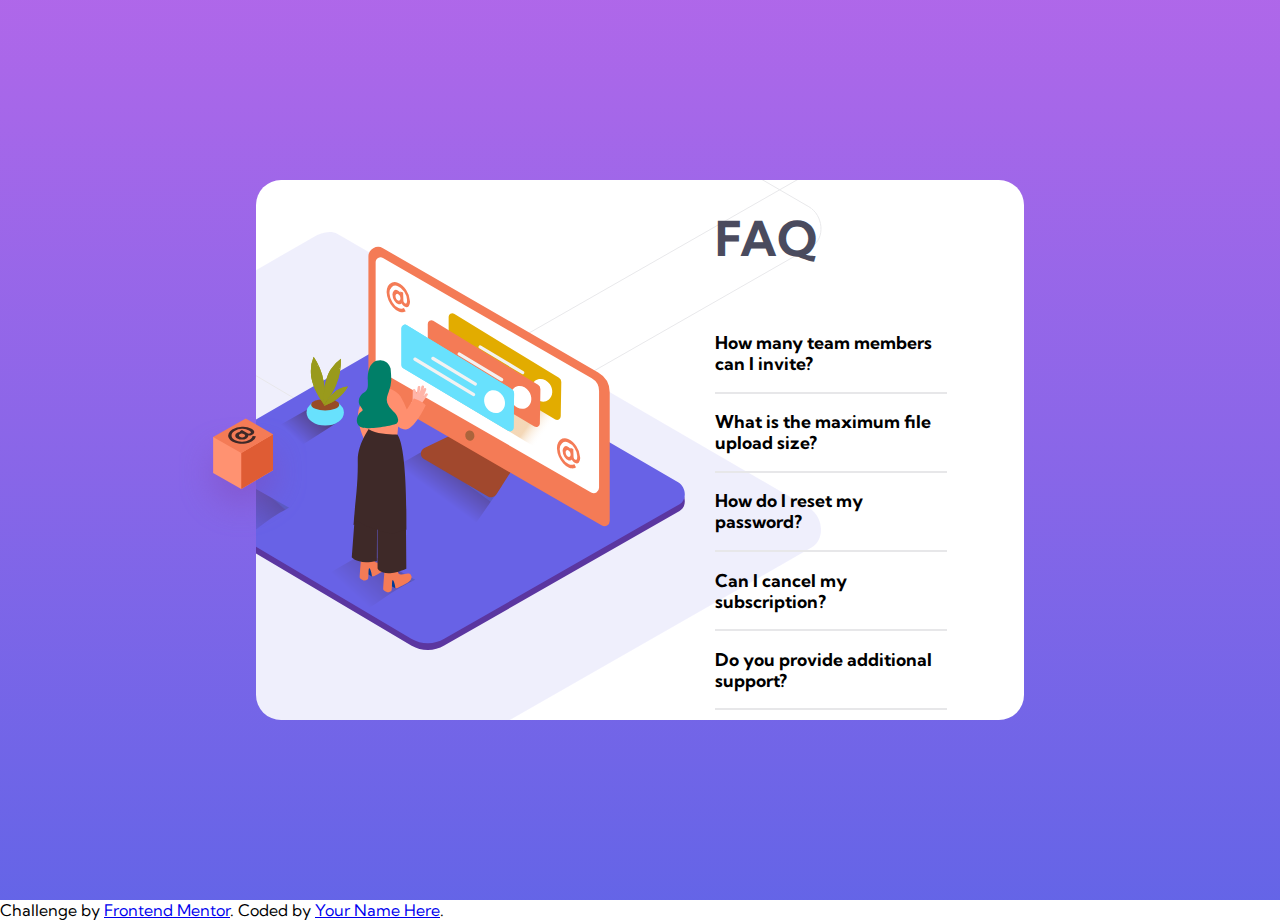
<file: index.html>
<!DOCTYPE html>
<html lang="en">

<head>
  <meta charset="UTF-8">
  <meta name="viewport" content="width=device-width, initial-scale=1.0">
  <!-- displays site properly based on user's device -->

  <link rel="stylesheet" href="styles.css">
  <link rel="preconnect" href="https://fonts.gstatic.com">
  <link href="https://fonts.googleapis.com/css2?family=Kumbh+Sans:wght@400;700&display=swap" rel="stylesheet">
  <title>Frontend Mentor | FAQ Accordion Card</title>
</head>

<body>
  <div class="container">
    <div class="faq">
      <div class="left-content">
        <img class="image1" src="./images/illustration-woman-online-desktop.svg" alt="woman">
        <img class="image2" src="./images/illustration-box-desktop.svg" alt="box">
      </div>
      <div class="right-content">
        <h1 class="headline">FAQ</h1>
        <div class="qAnda">
          <p class="questions" id="q1">How many team members can I invite?</p>
          <hr>
          <p class="questions" id="q2">What is the maximum file upload size?</p>
          <hr>
          <p class="questions" id="q3">How do I reset my password?</p>
          <hr>
          <p class="questions" id="q4">Can I cancel my subscription?</p>
          <hr>
          <p class="questions" id="q5">Do you provide additional support?</p>
          <hr>
        </div>
      </div>
    </div>

  </div>

  <div class="attribution">
    Challenge by <a href="https://www.frontendmentor.io?ref=challenge" target="_blank">Frontend Mentor</a>.
    Coded by <a href="#">Your Name Here</a>.
  </div>

  <script src="https://ajax.googleapis.com/ajax/libs/jquery/3.5.1/jquery.min.js"></script>
  <script src="app.js"></script>
</body>

</html>
</file>
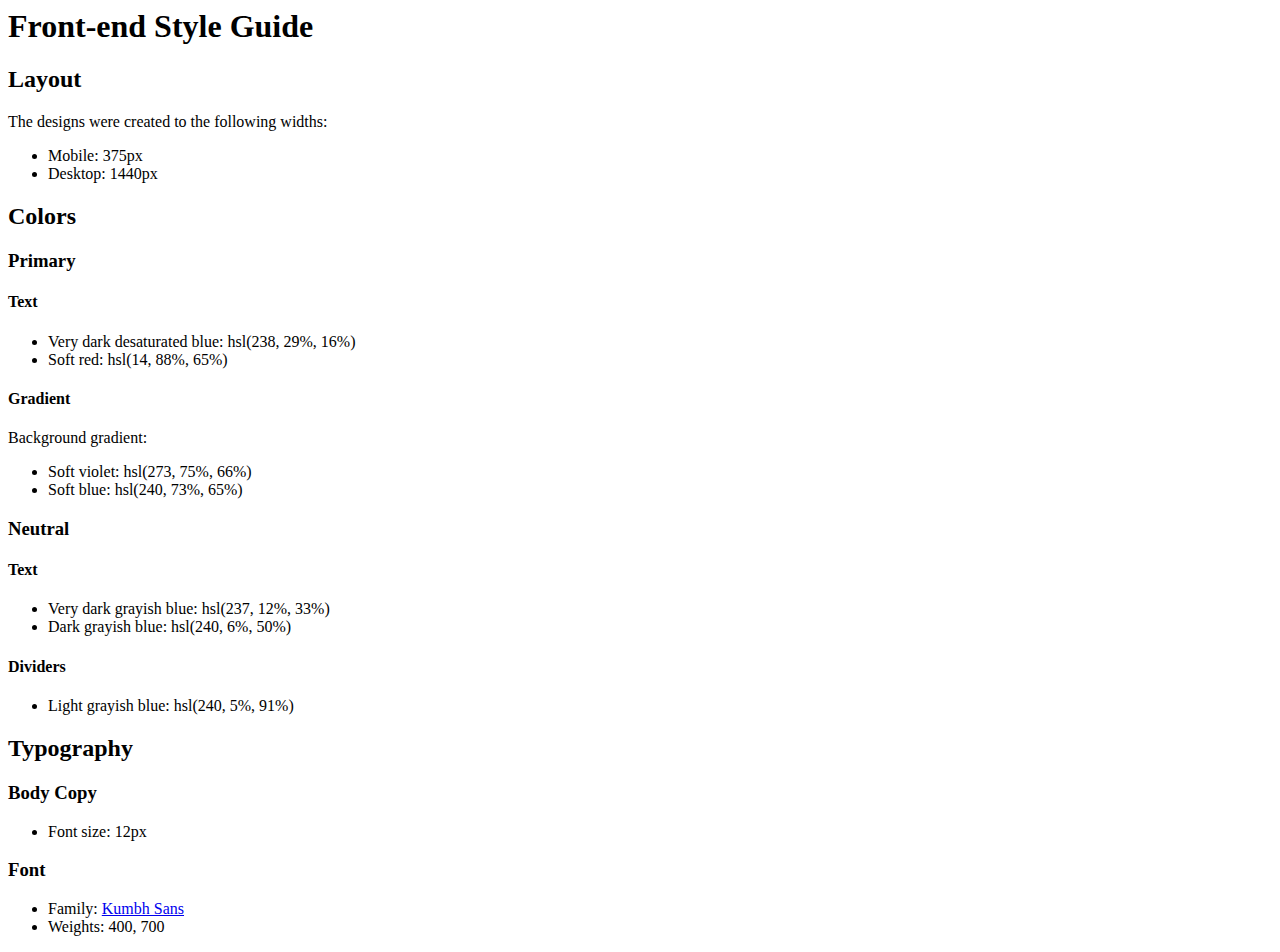
<file: index-1.html>
<html><head><meta http-equiv="Content-Type" content="text/html; charset=utf-8"/><title>Unbekannt </title></head><body>
<h1 id="front-end-style-guide">Front-end Style Guide</h1>
<h2 id="layout">Layout</h2>
<p>The designs were created to the following widths:</p>
<ul>
<li>Mobile: 375px</li>
<li>Desktop: 1440px</li>
</ul>
<h2 id="colors">Colors</h2>
<h3 id="primary">Primary</h3>
<h4 id="text">Text</h4>
<ul>
<li>Very dark desaturated blue: hsl(238, 29%, 16%)</li>
<li>Soft red: hsl(14, 88%, 65%)</li>
</ul>
<h4 id="gradient">Gradient</h4>
<p>Background gradient:</p>
<ul>
<li>Soft violet: hsl(273, 75%, 66%)</li>
<li>Soft blue: hsl(240, 73%, 65%)</li>
</ul>
<h3 id="neutral">Neutral</h3>
<h4 id="text_1">Text</h4>
<ul>
<li>Very dark grayish blue: hsl(237, 12%, 33%)</li>
<li>Dark grayish blue: hsl(240, 6%, 50%)</li>
</ul>
<h4 id="dividers">Dividers</h4>
<ul>
<li>Light grayish blue: hsl(240, 5%, 91%)</li>
</ul>
<h2 id="typography">Typography</h2>
<h3 id="body-copy">Body Copy</h3>
<ul>
<li>Font size: 12px</li>
</ul>
<h3 id="font">Font</h3>
<ul>
<li>Family: <a href="https://fonts.google.com/specimen/Kumbh+Sans">Kumbh Sans</a></li>
<li>Weights: 400, 700</li>
</ul>
</body></html>
</file>
<file: styles.css>
body, html {
    padding: 0;
    margin: 0;
    font-family: 'Kumbh Sans', sans-serif;
    font-size: 1rem;
}

hr {
    border: 1px solid hsl(240, 5%, 91%);
}

h3 {
    font-weight: 700;
}

.container {
    height: 100vh;
    background: linear-gradient(hsl(273, 75%, 66%), hsl(240, 73%, 65%));
    display: flex;
    justify-content: center;
    align-items: center;
}

.faq {
    min-height: 60%;
    width: 60%;
    border-radius: 25px;
    background: url(./images/bg-pattern-desktop.svg);
    background-repeat: no-repeat;
    background-color: white;
    background-position: left -400px bottom -80px;
    display: flex;
    align-items: center;
    justify-content: space-evenly;
    z-index: inherit;
    position: relative;
    overflow: hidden;
}

.right-content {
    padding: 0 10% 0 50px;
    display: flex;
    flex-direction: column;
    width: 35%;

}

.qAnda {
    display: inline-block;
    height: 400px;
}

.headline {
    font-size: 3rem;
    margin: 10% 0 20%;
    color:hsl(237, 12%, 33%);
}

.questions {
    font-size: 1.1rem;
    font-weight: 700;
    cursor: pointer;

}

.anwers {
    color:hsl(238, 29%, 16%)
}

.image1 {
    width: 150%;
    height: auto;
    position: relative;
    right: 50%;

}

.image2 {
    position: fixed;
    left: 14%;
    bottom: 40%;
    width: 10%;
    height: auto;
    z-index: 1;

}
/* -------------Animations------------- */

.scrolling-end {
    opacity: 0;
}

.scrolling-start {
    transition: opacity 0.75s;
    will-change: opacity;
}

/* '------------media-queries------------' */

@media screen and (max-width: 2060px) {
    .image1 {
        width: 130%;
        right: 25%;
    }
}
</file>
